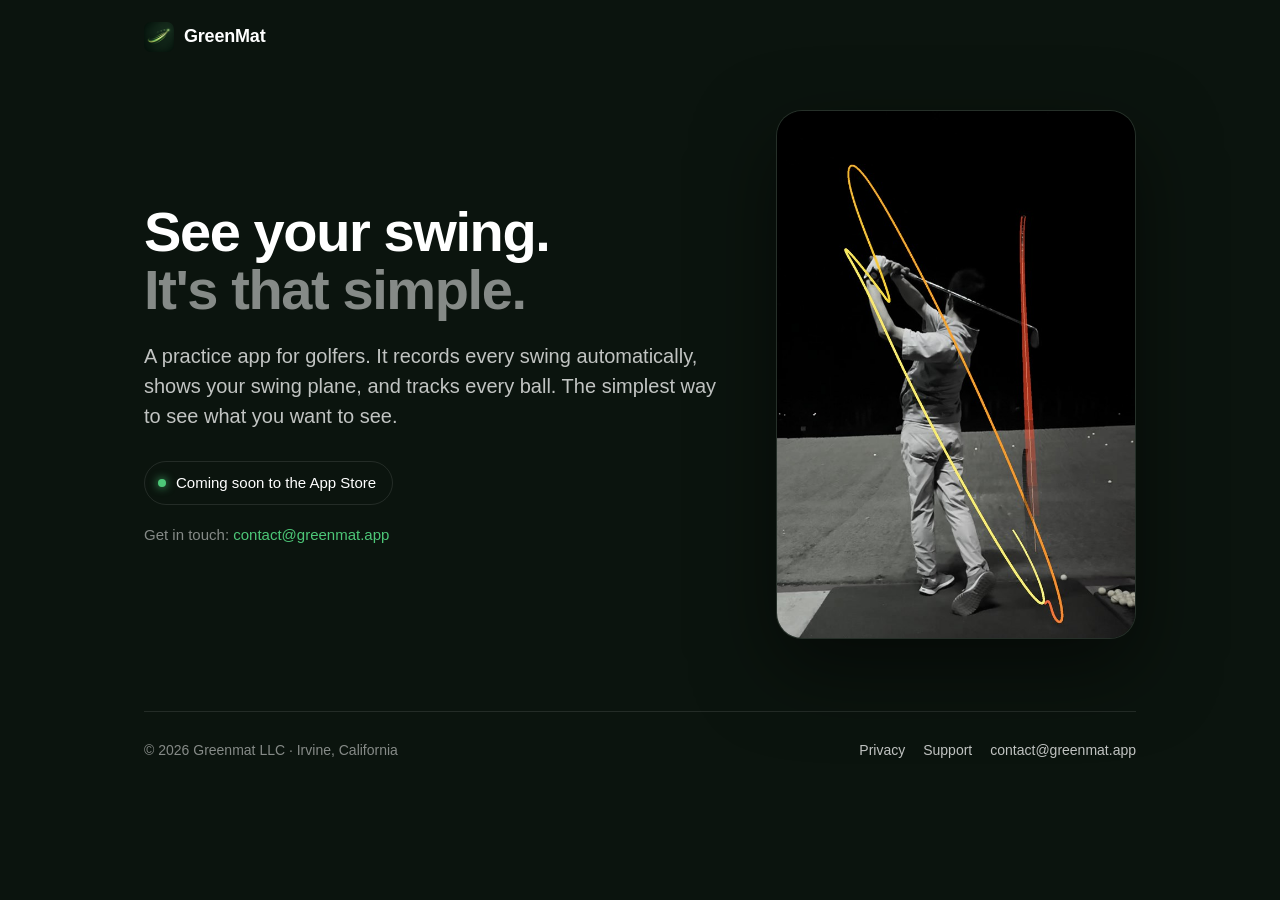
<file: index.html>
<!doctype html>
<html lang="en">
<head>
<meta charset="utf-8">
<meta name="viewport" content="width=device-width,initial-scale=1">
<title>GreenMat · See Your Swing</title>
<meta name="description" content="GreenMat is a practice app for golfers. It records every swing automatically, shows your swing plane, and tracks every ball. Coming soon to the App Store.">
<meta name="theme-color" content="#0b140e">
<link rel="icon" href="/favicon.png">
<link rel="apple-touch-icon" href="/assets/icon-180.png">
<meta property="og:title" content="GreenMat · See Your Swing">
<meta property="og:description" content="A practice app for golfers. Every swing recorded automatically, with your swing plane and ball flight.">
<meta property="og:image" content="https://greenmat.app/assets/hero_poster.jpg">
<meta property="og:url" content="https://greenmat.app/">
<link rel="stylesheet" href="/assets/site.css">
</head>
<body>
<div class="wrap">

<header class="top">
  <a class="brand" href="/"><img src="/assets/icon-64.png" alt="">GreenMat</a>
</header>

<main>
<div class="hero">
  <div>
    <h1>See your swing.<br><span>It's that simple.</span></h1>
    <p class="lede">A practice app for golfers. It records every swing automatically, shows your swing plane, and tracks every ball. The simplest way to see what you want to see.</p>
    <p class="soon"><i></i>Coming soon to the App Store</p>
    <p class="reach">Get in touch: <a href="mailto:contact@greenmat.app">contact@greenmat.app</a></p>
  </div>
  <figure class="clip">
    <div class="frame">
      <video id="hero" autoplay muted loop playsinline preload="metadata"
             poster="/assets/hero_poster.jpg" src="/assets/hero.mp4"></video>
    </div>
  </figure>
</div>
</main>

<footer>
  <span>© 2026 Greenmat LLC · Irvine, California</span>
  <span><a href="/privacy.html">Privacy</a><a href="/support.html">Support</a><a href="mailto:contact@greenmat.app">contact@greenmat.app</a></span>
</footer>
</div>
</body>
</html>
</file>
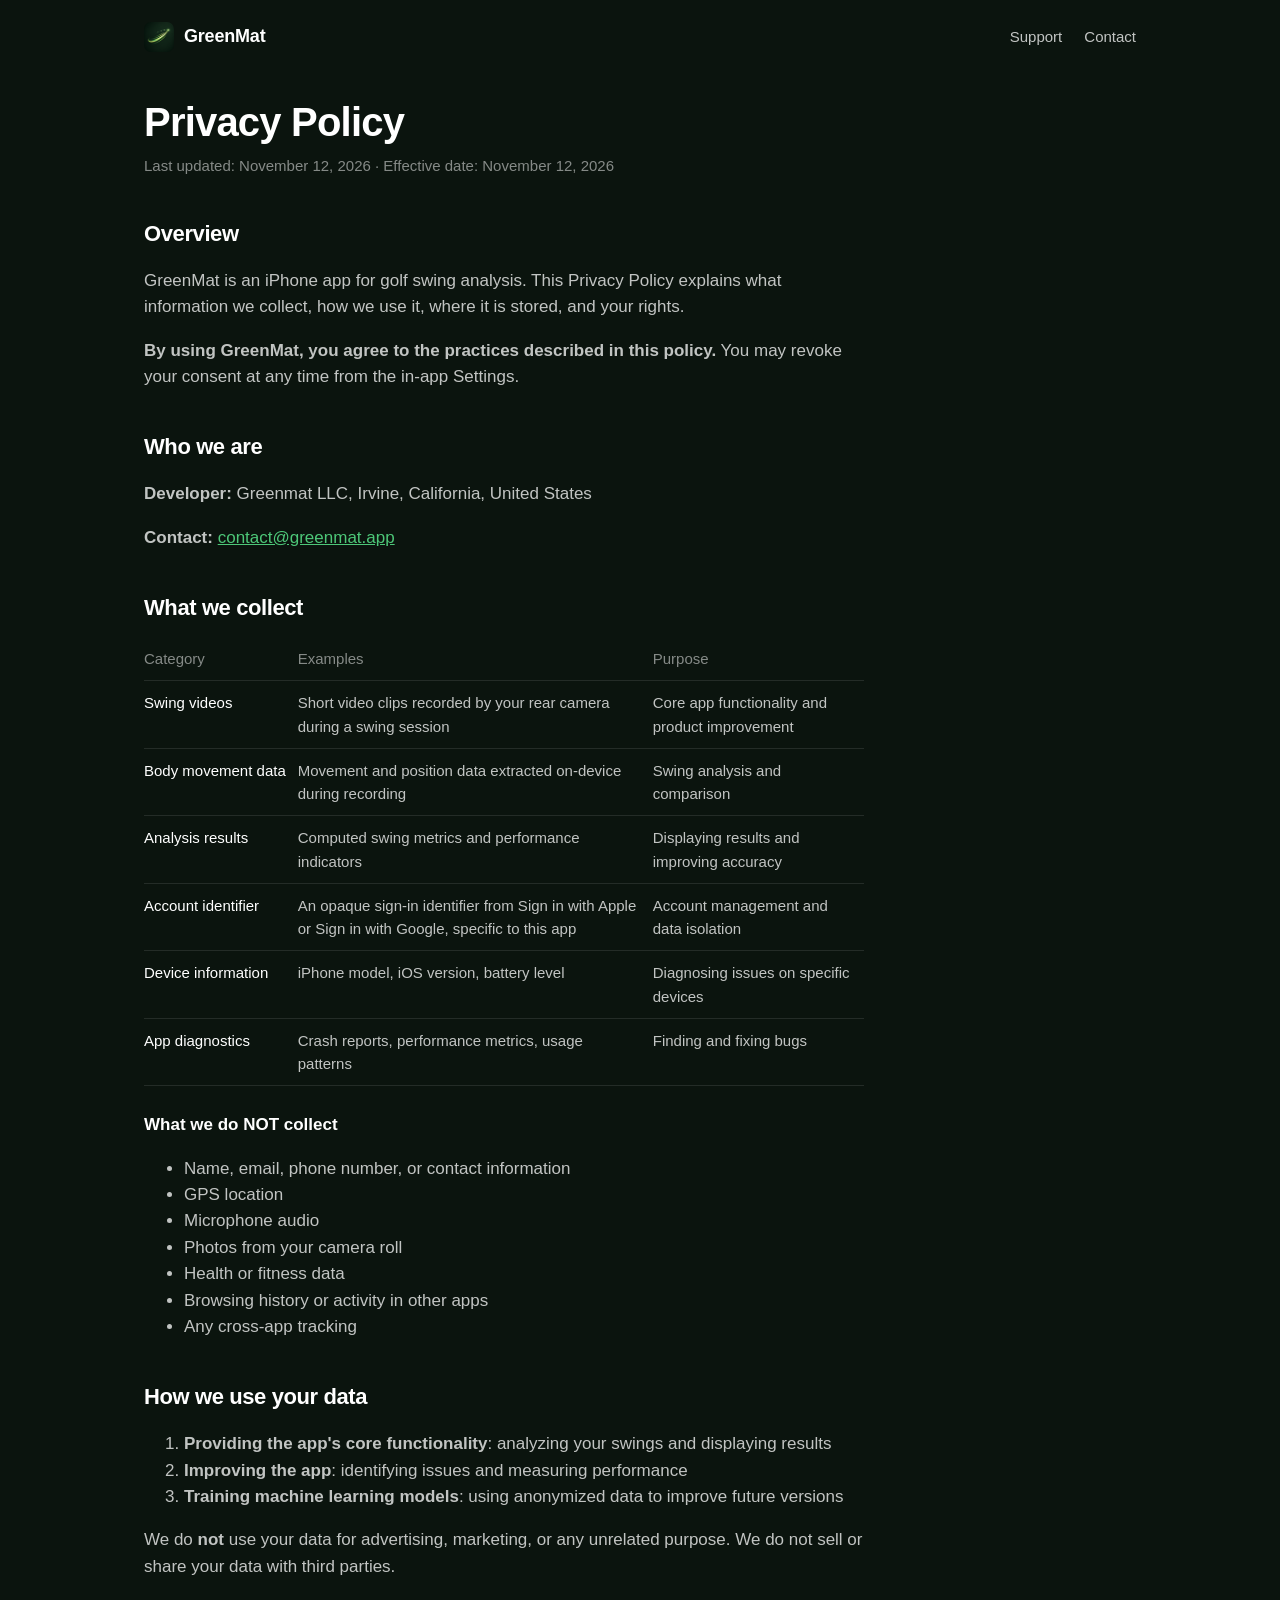
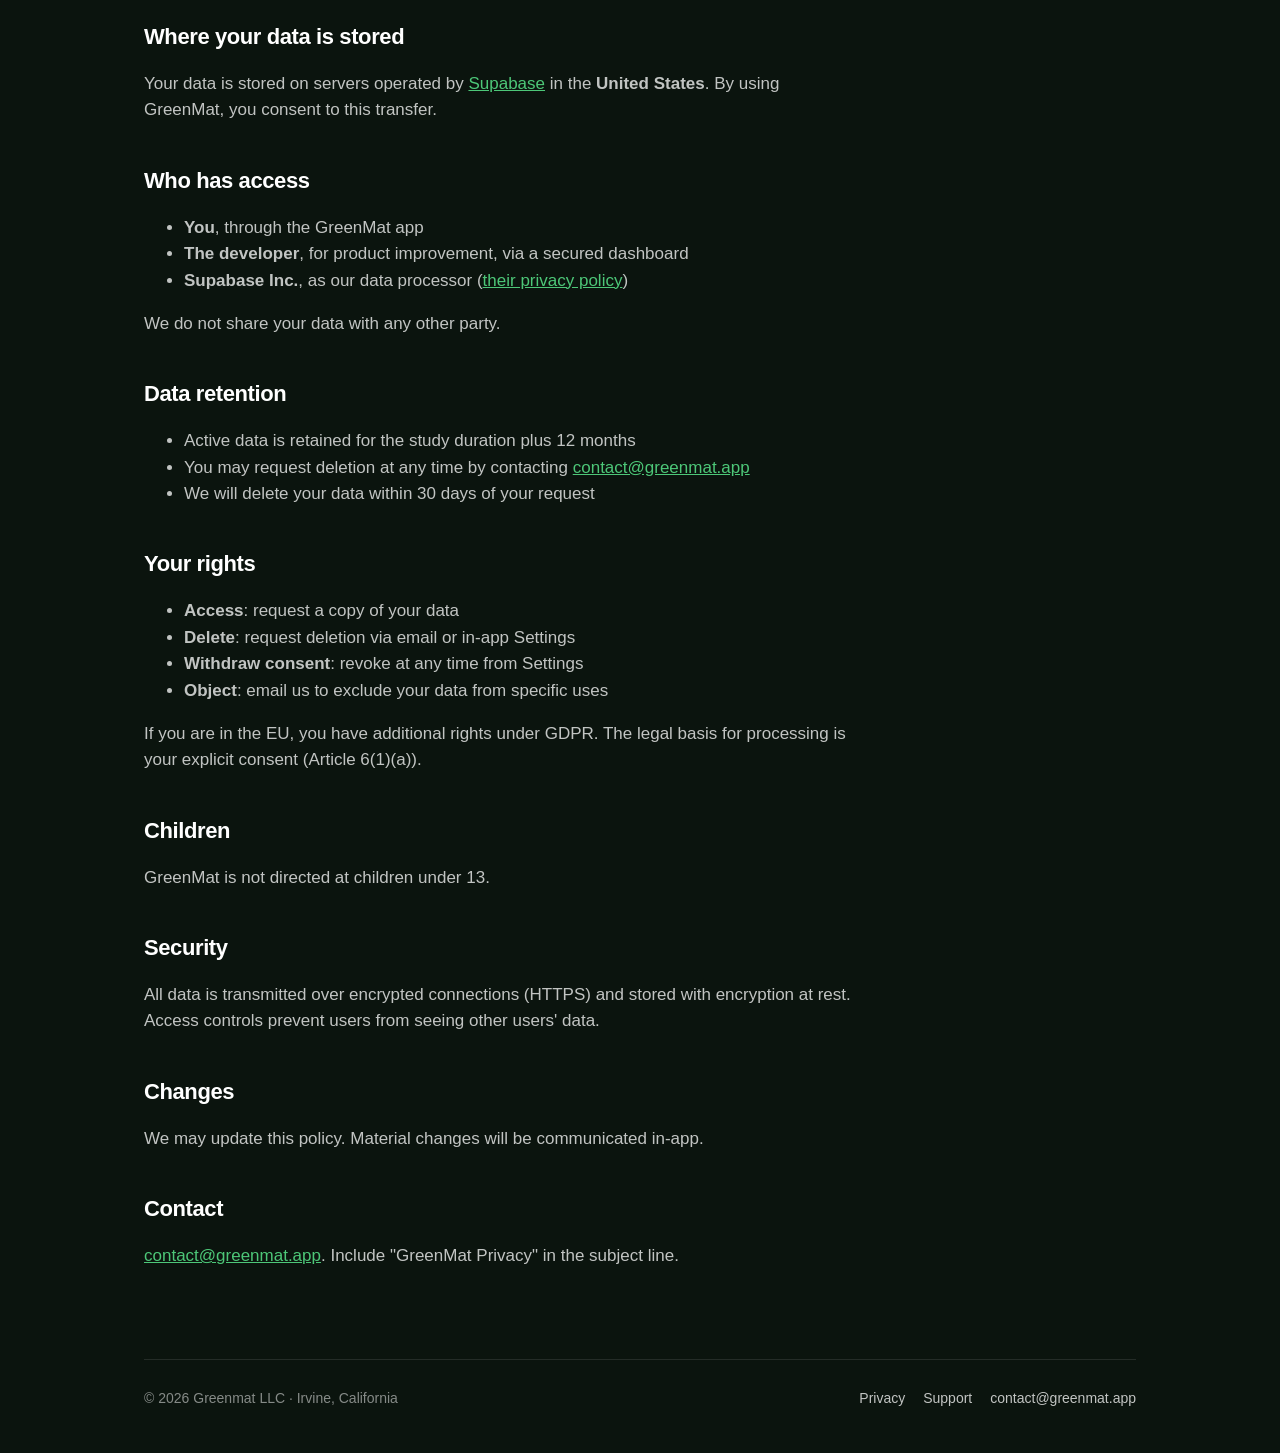
<file: privacy.html>
<!doctype html>
<html lang="en">
<head>
<meta charset="utf-8">
<meta name="viewport" content="width=device-width,initial-scale=1">
<title>Privacy Policy · GreenMat</title>
<meta name="description" content="What GreenMat collects, how it is used, where it is stored, and your rights.">
<meta name="theme-color" content="#0b140e">
<link rel="icon" href="/favicon.png">
<link rel="stylesheet" href="/assets/site.css">
</head>
<body>
<div class="wrap">
<header class="top">
  <a class="brand" href="/"><img src="/assets/icon-64.png" alt="">GreenMat</a>
  <nav><a href="/support.html">Support</a><a href="mailto:contact@greenmat.app">Contact</a></nav>
</header>
<main class="doc">
  <h1>Privacy Policy</h1>
  <p class="meta">Last updated: November 12, 2026 · Effective date: November 12, 2026</p>

  <h2>Overview</h2>
  <p>GreenMat is an iPhone app for golf swing analysis. This Privacy Policy explains what information we collect, how we use it, where it is stored, and your rights.</p>
  <p><strong>By using GreenMat, you agree to the practices described in this policy.</strong> You may revoke your consent at any time from the in-app Settings.</p>

  <h2>Who we are</h2>
  <p><strong>Developer:</strong> Greenmat LLC, Irvine, California, United States</p>
  <p><strong>Contact:</strong> <a href="mailto:contact@greenmat.app">contact@greenmat.app</a></p>

  <h2>What we collect</h2>
  <table>
    <tr><th>Category</th><th>Examples</th><th>Purpose</th></tr>
    <tr><td>Swing videos</td><td>Short video clips recorded by your rear camera during a swing session</td><td>Core app functionality and product improvement</td></tr>
    <tr><td>Body movement data</td><td>Movement and position data extracted on-device during recording</td><td>Swing analysis and comparison</td></tr>
    <tr><td>Analysis results</td><td>Computed swing metrics and performance indicators</td><td>Displaying results and improving accuracy</td></tr>
    <tr><td>Account identifier</td><td>An opaque sign-in identifier from Sign in with Apple or Sign in with Google, specific to this app</td><td>Account management and data isolation</td></tr>
    <tr><td>Device information</td><td>iPhone model, iOS version, battery level</td><td>Diagnosing issues on specific devices</td></tr>
    <tr><td>App diagnostics</td><td>Crash reports, performance metrics, usage patterns</td><td>Finding and fixing bugs</td></tr>
  </table>

  <h3>What we do NOT collect</h3>
  <ul>
    <li>Name, email, phone number, or contact information</li>
    <li>GPS location</li>
    <li>Microphone audio</li>
    <li>Photos from your camera roll</li>
    <li>Health or fitness data</li>
    <li>Browsing history or activity in other apps</li>
    <li>Any cross-app tracking</li>
  </ul>

  <h2>How we use your data</h2>
  <ol>
    <li><strong>Providing the app's core functionality</strong>: analyzing your swings and displaying results</li>
    <li><strong>Improving the app</strong>: identifying issues and measuring performance</li>
    <li><strong>Training machine learning models</strong>: using anonymized data to improve future versions</li>
  </ol>
  <p>We do <strong>not</strong> use your data for advertising, marketing, or any unrelated purpose. We do not sell or share your data with third parties.</p>

  <h2>Where your data is stored</h2>
  <p>Your data is stored on servers operated by <a href="https://supabase.com">Supabase</a> in the <strong>United States</strong>. By using GreenMat, you consent to this transfer.</p>

  <h2>Who has access</h2>
  <ul>
    <li><strong>You</strong>, through the GreenMat app</li>
    <li><strong>The developer</strong>, for product improvement, via a secured dashboard</li>
    <li><strong>Supabase Inc.</strong>, as our data processor (<a href="https://supabase.com/privacy">their privacy policy</a>)</li>
  </ul>
  <p>We do not share your data with any other party.</p>

  <h2>Data retention</h2>
  <ul>
    <li>Active data is retained for the study duration plus 12 months</li>
    <li>You may request deletion at any time by contacting <a href="mailto:contact@greenmat.app">contact@greenmat.app</a></li>
    <li>We will delete your data within 30 days of your request</li>
  </ul>

  <h2>Your rights</h2>
  <ul>
    <li><strong>Access</strong>: request a copy of your data</li>
    <li><strong>Delete</strong>: request deletion via email or in-app Settings</li>
    <li><strong>Withdraw consent</strong>: revoke at any time from Settings</li>
    <li><strong>Object</strong>: email us to exclude your data from specific uses</li>
  </ul>
  <p>If you are in the EU, you have additional rights under GDPR. The legal basis for processing is your explicit consent (Article 6(1)(a)).</p>

  <h2>Children</h2>
  <p>GreenMat is not directed at children under 13.</p>

  <h2>Security</h2>
  <p>All data is transmitted over encrypted connections (HTTPS) and stored with encryption at rest. Access controls prevent users from seeing other users' data.</p>

  <h2>Changes</h2>
  <p>We may update this policy. Material changes will be communicated in-app.</p>

  <h2>Contact</h2>
  <p><a href="mailto:contact@greenmat.app">contact@greenmat.app</a>. Include "GreenMat Privacy" in the subject line.</p>
</main>
<footer>
  <span>© 2026 Greenmat LLC · Irvine, California</span>
  <span><a href="/privacy.html">Privacy</a><a href="/support.html">Support</a><a href="mailto:contact@greenmat.app">contact@greenmat.app</a></span>
</footer>
</div>
</body>
</html>
</file>
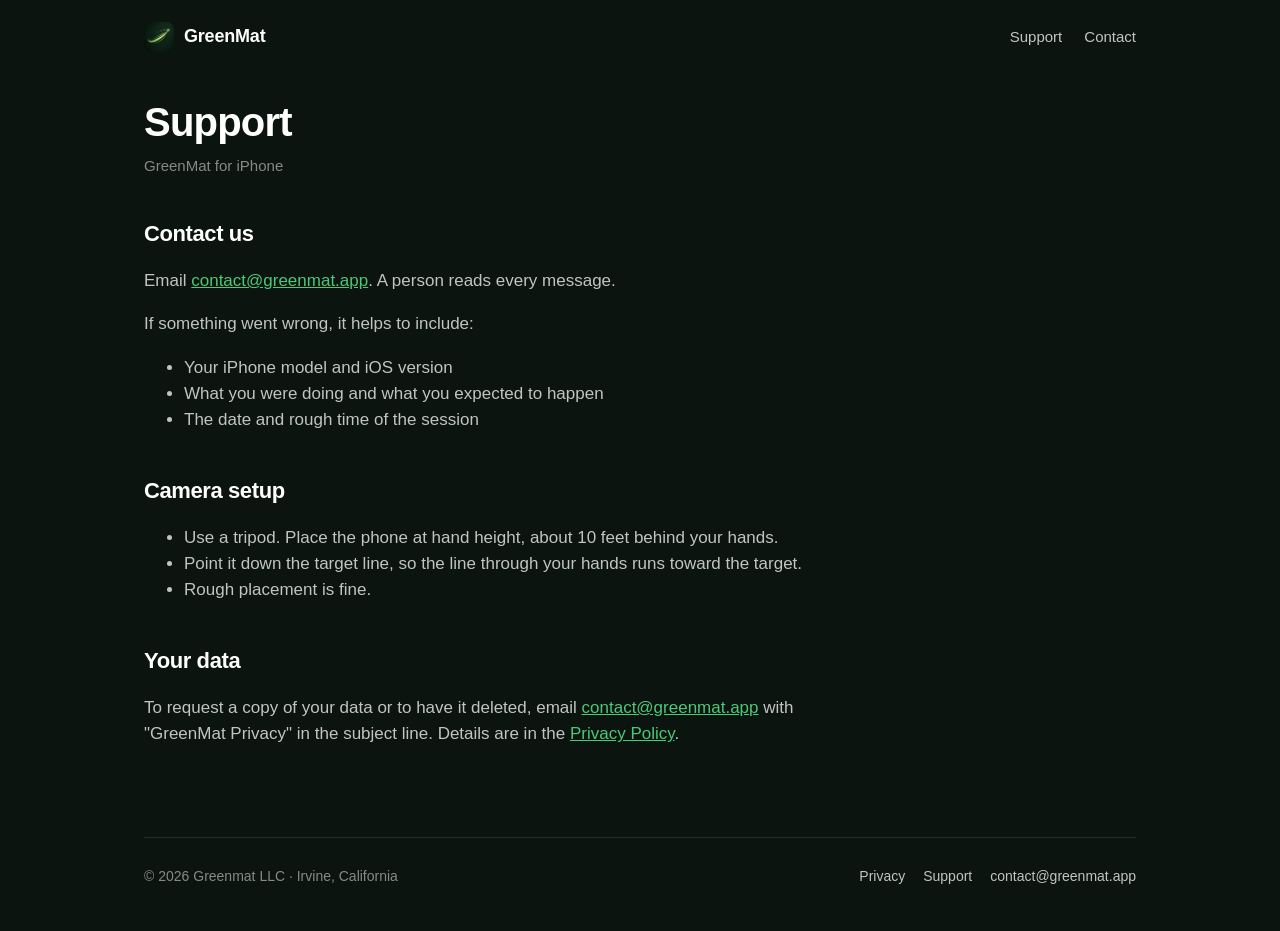
<file: support.html>
<!doctype html>
<html lang="en">
<head>
<meta charset="utf-8">
<meta name="viewport" content="width=device-width,initial-scale=1">
<title>Support · GreenMat</title>
<meta name="description" content="How to get help with GreenMat.">
<meta name="theme-color" content="#0b140e">
<link rel="icon" href="/favicon.png">
<link rel="stylesheet" href="/assets/site.css">
</head>
<body>
<div class="wrap">
<header class="top">
  <a class="brand" href="/"><img src="/assets/icon-64.png" alt="">GreenMat</a>
  <nav><a href="/support.html">Support</a><a href="mailto:contact@greenmat.app">Contact</a></nav>
</header>
<main class="doc">
  <h1>Support</h1>
  <p class="meta">GreenMat for iPhone</p>

  <h2>Contact us</h2>
  <p>Email <a href="mailto:contact@greenmat.app">contact@greenmat.app</a>. A person reads every message.</p>
  <p>If something went wrong, it helps to include:</p>
  <ul>
    <li>Your iPhone model and iOS version</li>
    <li>What you were doing and what you expected to happen</li>
    <li>The date and rough time of the session</li>
  </ul>

  <h2>Camera setup</h2>
  <ul>
    <li>Use a tripod. Place the phone at hand height, about 10 feet behind your hands.</li>
    <li>Point it down the target line, so the line through your hands runs toward the target.</li>
    <li>Rough placement is fine.</li>
  </ul>

  <h2>Your data</h2>
  <p>To request a copy of your data or to have it deleted, email <a href="mailto:contact@greenmat.app">contact@greenmat.app</a> with "GreenMat Privacy" in the subject line. Details are in the <a href="/privacy.html">Privacy Policy</a>.</p>
</main>
<footer>
  <span>© 2026 Greenmat LLC · Irvine, California</span>
  <span><a href="/privacy.html">Privacy</a><a href="/support.html">Support</a><a href="mailto:contact@greenmat.app">contact@greenmat.app</a></span>
</footer>
</div>
</body>
</html>
</file>
<file: assets/site.css>
:root{
  --bg:#0b140e; --bg2:#101c14; --line:rgba(255,255,255,.10);
  --text:#fff; --text2:rgba(255,255,255,.75); --text3:rgba(255,255,255,.50);
  --accent:#4dc778; --lime:#bef56e;
}
*{box-sizing:border-box}
html{-webkit-text-size-adjust:100%}
body{margin:0;background:var(--bg);color:var(--text);
  font:400 17px/1.55 -apple-system,BlinkMacSystemFont,"SF Pro Text","Helvetica Neue",Helvetica,Arial,sans-serif;
  -webkit-font-smoothing:antialiased}
a{color:inherit}
.wrap{max-width:1040px;margin:0 auto;padding:0 24px}
header.top{display:flex;align-items:center;justify-content:space-between;padding:22px 0}
.brand{display:flex;align-items:center;gap:10px;text-decoration:none;font-weight:600;font-size:18px;letter-spacing:-.2px}
.brand img{width:30px;height:30px;border-radius:7px}
header.top nav a{color:var(--text2);text-decoration:none;font-size:15px;margin-left:22px}
header.top nav a:hover{color:var(--text)}

.hero{display:grid;grid-template-columns:1fr 360px;gap:56px;align-items:center;padding:36px 0 72px}
h1{font-size:56px;line-height:1.04;letter-spacing:-1.4px;font-weight:600;margin:0 0 22px}
h1 span{color:var(--text3)}
.lede{font-size:20px;line-height:1.5;color:var(--text2);margin:0 0 30px;max-width:30em}
.soon{display:inline-flex;align-items:center;gap:10px;font-size:15px;font-weight:500;color:var(--text);
  border:1px solid var(--line);border-radius:999px;padding:9px 16px 9px 13px;margin:0 0 18px}
.soon i{width:8px;height:8px;border-radius:50%;background:var(--accent);box-shadow:0 0 10px var(--accent)}
.reach{font-size:15px;color:var(--text3);margin:0}
.reach a{color:var(--accent);text-decoration:none}
.reach a:hover{text-decoration:underline}

.clip{margin:0}
.clip .frame{position:relative;aspect-ratio:648/952;border-radius:26px;overflow:hidden;background:#0d1811;
  border:1px solid var(--line);box-shadow:0 30px 80px rgba(0,0,0,.5)}
.clip video{position:absolute;inset:0;width:100%;height:100%;object-fit:cover;object-position:50% 0}
.clip figcaption{font-size:13px;color:var(--text3);margin-top:12px;text-align:center}

section{border-top:1px solid var(--line);padding:64px 0}
h2{font-size:28px;letter-spacing:-.4px;font-weight:600;margin:0 0 28px}
.how{display:grid;grid-template-columns:1fr 250px;gap:64px;align-items:center}
.how img{width:100%;height:auto;border-radius:18px;display:block}
.steps{margin:0;padding:0;list-style:none}
.steps li{padding:18px 0;border-bottom:1px solid var(--line)}
.steps li:last-child{border-bottom:0}
.steps b{display:block;font-weight:600;font-size:19px;margin-bottom:4px}
.steps span{color:var(--text2)}
.see{display:grid;grid-template-columns:repeat(3,1fr);gap:28px}
.see div b{display:block;font-weight:600;margin-bottom:6px}
.see div b::before{content:"";display:inline-block;width:18px;height:3px;border-radius:2px;margin-right:9px;vertical-align:middle;background:var(--lime)}
.see div.ball b::before{background:#fff}
.see div.cmp b::before{background:var(--accent)}
.see p{margin:0;color:var(--text2);font-size:16px}
.about p{color:var(--text2);max-width:38em;margin:0 0 10px}
.about a{color:var(--accent);text-decoration:none}

footer{border-top:1px solid var(--line);padding:28px 0 44px;color:var(--text3);font-size:14px;
  display:flex;flex-wrap:wrap;gap:8px 22px;justify-content:space-between}
footer a{color:var(--text2);text-decoration:none;margin-left:18px}
footer a:first-child{margin-left:0}
footer a:hover{color:var(--text)}

/* text pages */
.doc{max-width:720px;padding:28px 0 72px}
.doc h1{font-size:40px;letter-spacing:-.8px;margin-bottom:10px}
.doc .meta{color:var(--text3);font-size:15px;margin:0 0 36px}
.doc h2{font-size:22px;margin:40px 0 12px}
.doc h3{font-size:17px;margin:26px 0 8px}
.doc p,.doc li{color:var(--text2)}
.doc a{color:var(--accent)}
.doc table{width:100%;border-collapse:collapse;font-size:15px;margin:8px 0}
.doc th,.doc td{text-align:left;vertical-align:top;padding:10px 12px 10px 0;border-bottom:1px solid var(--line);color:var(--text2)}
.doc th{color:var(--text3);font-weight:500}
.doc td:first-child{color:var(--text);font-weight:500;white-space:nowrap}

@media (max-width:820px){
  .hero{grid-template-columns:1fr;gap:36px;padding:16px 0 56px}
  h1{font-size:42px;letter-spacing:-1px}
  .lede{font-size:18px}
  .clip{max-width:340px;margin:0 auto;width:100%}
  .how{grid-template-columns:1fr;gap:28px}
  .how img{max-width:230px;margin:0 auto;order:-1}
  .see{grid-template-columns:1fr;gap:22px}
  section{padding:48px 0}
  .doc td:first-child{white-space:normal}
  header.top nav a{margin-left:16px}
}
@media (prefers-reduced-motion:reduce){.clip video{display:none}.clip .frame{background-size:cover;background-position:50% 0}}
</file>
